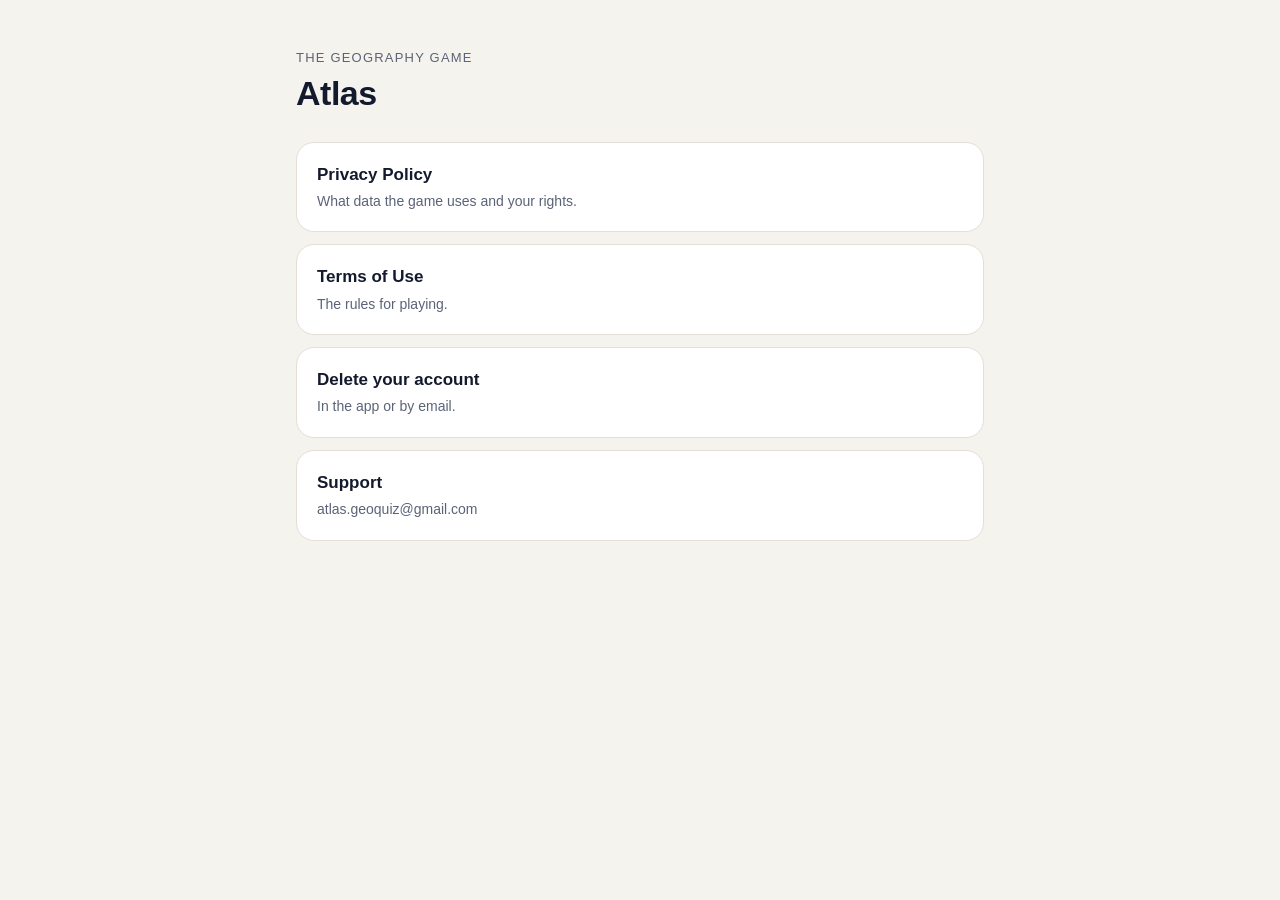
<file: index.html>
<!doctype html>
<html lang="en">
<head>
<meta charset="utf-8">
<meta name="viewport" content="width=device-width, initial-scale=1">
<title>Atlas · Legal</title>
<meta name="description" content="Privacy policy, terms of use and support for the Atlas geography game.">
<link rel="stylesheet" href="style.css">
</head>
<body>
<main>
<p class="eyebrow">The geography game</p>
<h1>Atlas</h1>
<nav class="cards">
<a class="card" href="privacy.html"><strong>Privacy Policy</strong><span>What data the game uses and your rights.</span></a>
<a class="card" href="terms.html"><strong>Terms of Use</strong><span>The rules for playing.</span></a>
<a class="card" href="delete-account.html"><strong>Delete your account</strong><span>In the app or by email.</span></a>
<a class="card" href="mailto:atlas.geoquiz@gmail.com"><strong>Support</strong><span>atlas.geoquiz@gmail.com</span></a>
</nav>
</main>
</body>
</html>
</file>
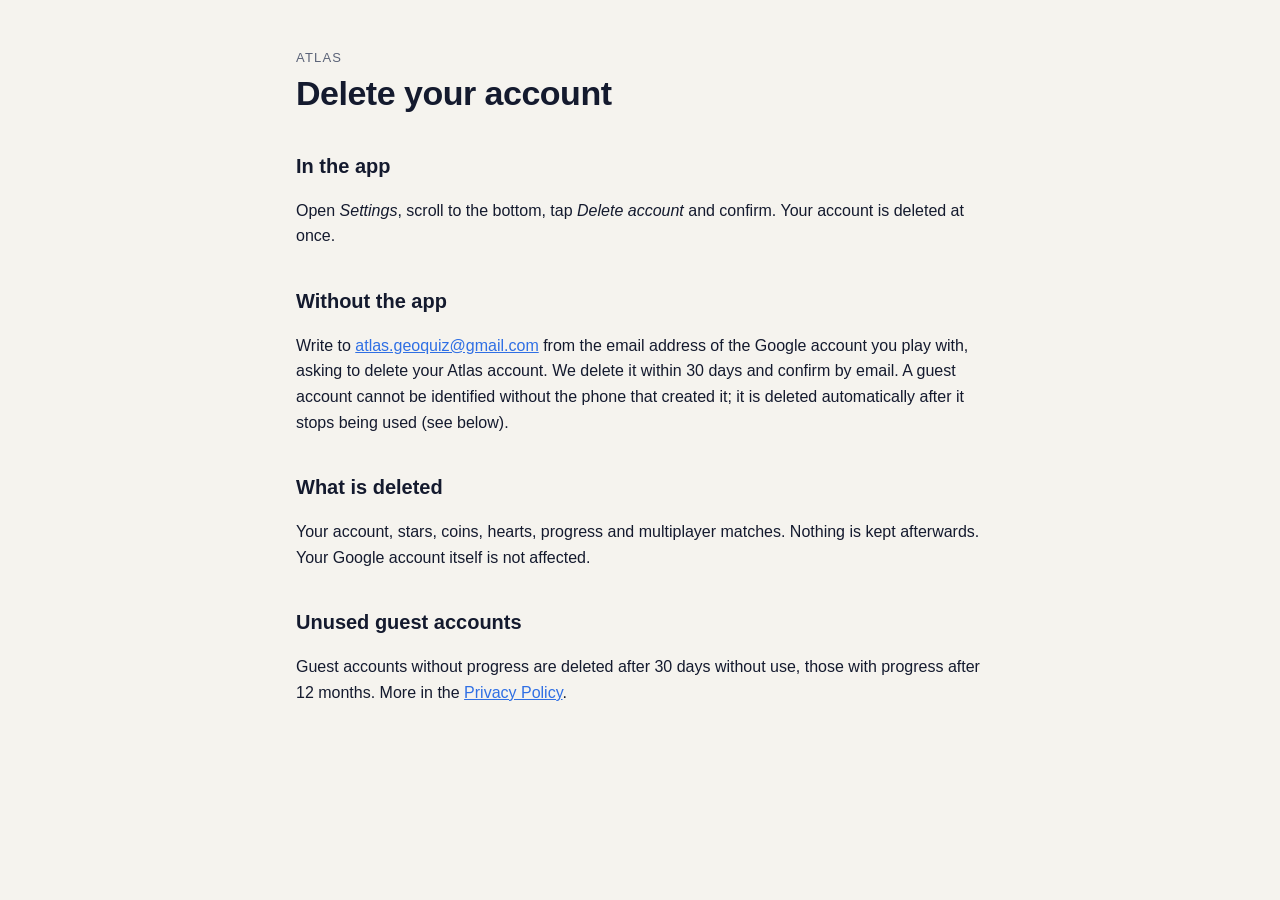
<file: delete-account.html>
<!doctype html>
<html lang="en">
<head>
<meta charset="utf-8">
<meta name="viewport" content="width=device-width, initial-scale=1">
<title>Atlas · Delete your account</title>
<meta name="description" content="How to delete your Atlas account and data.">
<link rel="stylesheet" href="style.css">
</head>
<body>
<main>
<p class="eyebrow"><a href="index.html">Atlas</a></p>
<h1>Delete your account</h1>

<h2>In the app</h2>
<p>Open <em>Settings</em>, scroll to the bottom, tap <em>Delete account</em>
and confirm. Your account is deleted at once.</p>

<h2>Without the app</h2>
<p>Write to <a href="mailto:atlas.geoquiz@gmail.com?subject=Delete%20my%20Atlas%20account">atlas.geoquiz@gmail.com</a>
from the email address of the Google account you play with, asking to
delete your Atlas account. We delete it within 30 days and confirm by
email. A guest account cannot be identified without the phone that created
it; it is deleted automatically after it stops being used (see below).</p>

<h2>What is deleted</h2>
<p>Your account, stars, coins, hearts, progress and multiplayer matches.
Nothing is kept afterwards. Your Google account itself is not affected.</p>

<h2>Unused guest accounts</h2>
<p>Guest accounts without progress are deleted after 30 days without use,
those with progress after 12 months. More in the
<a href="privacy.html">Privacy Policy</a>.</p>
</main>
</body>
</html>
</file>
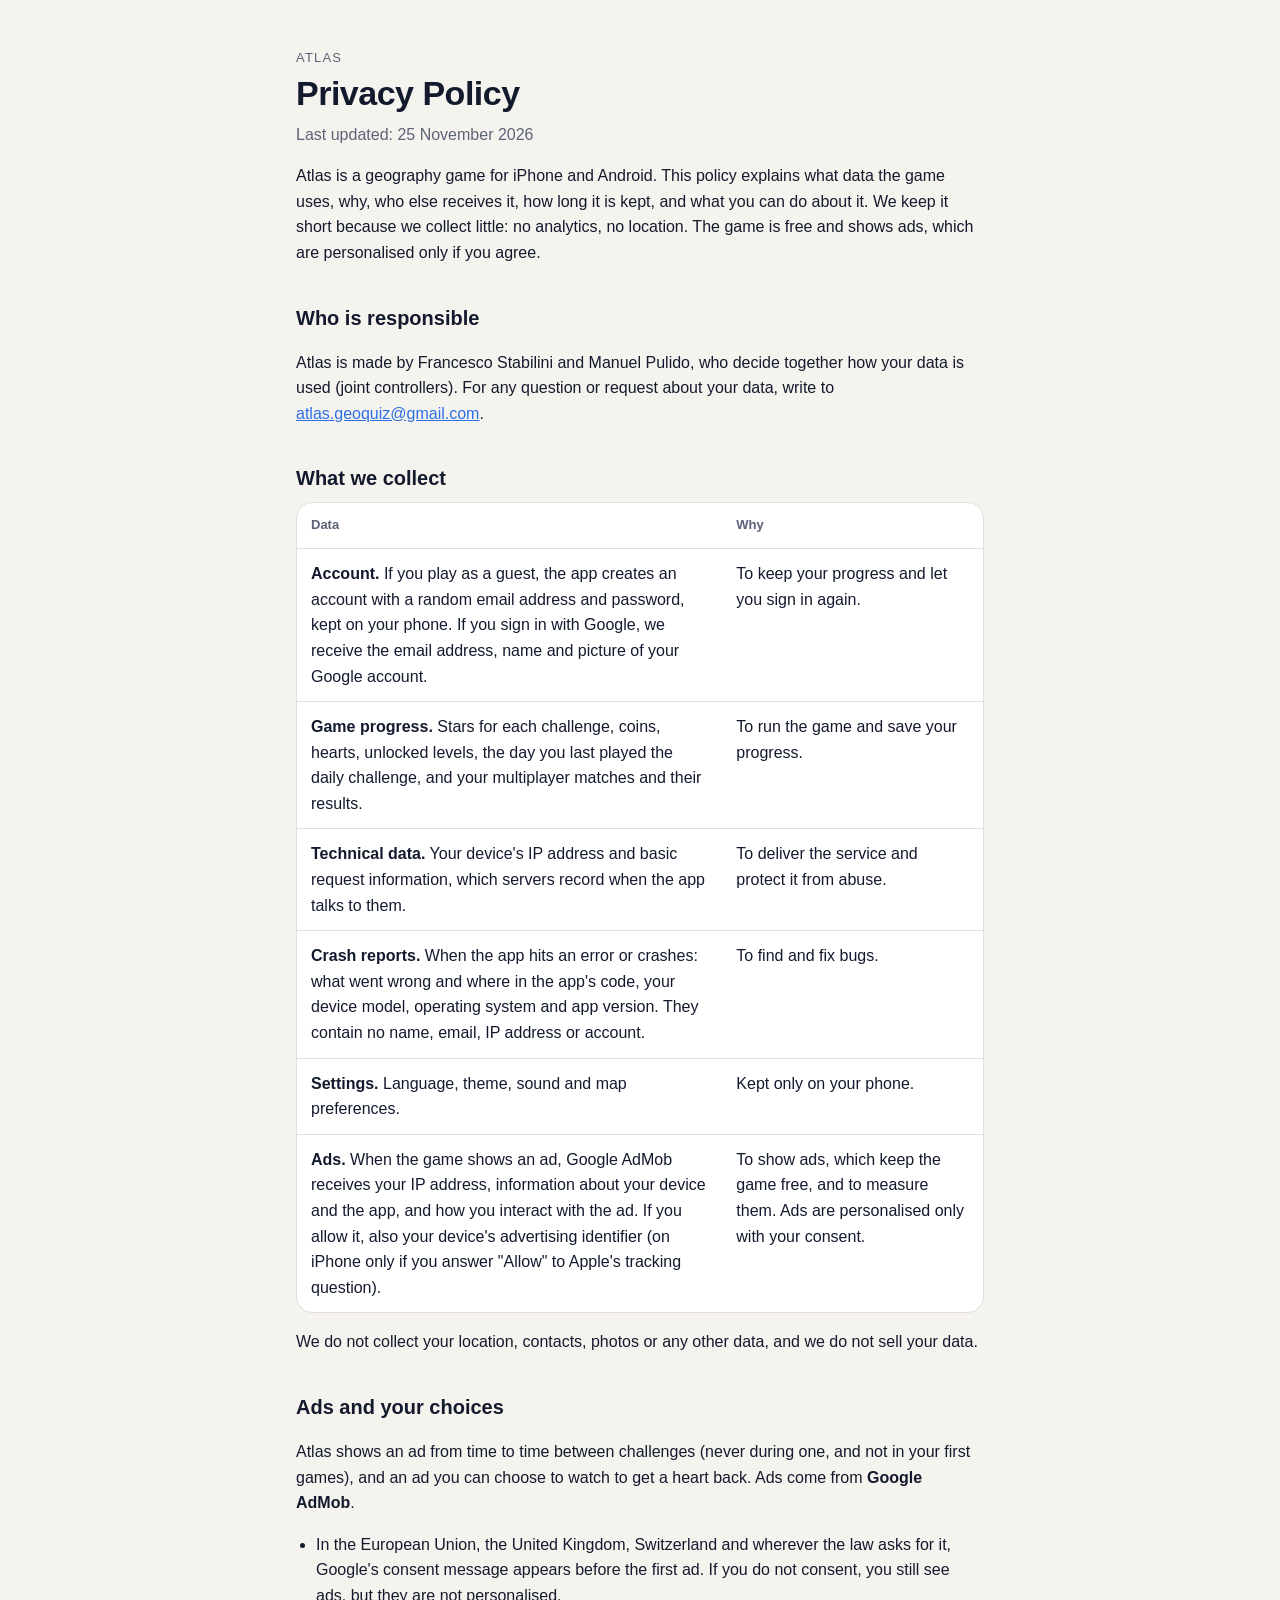
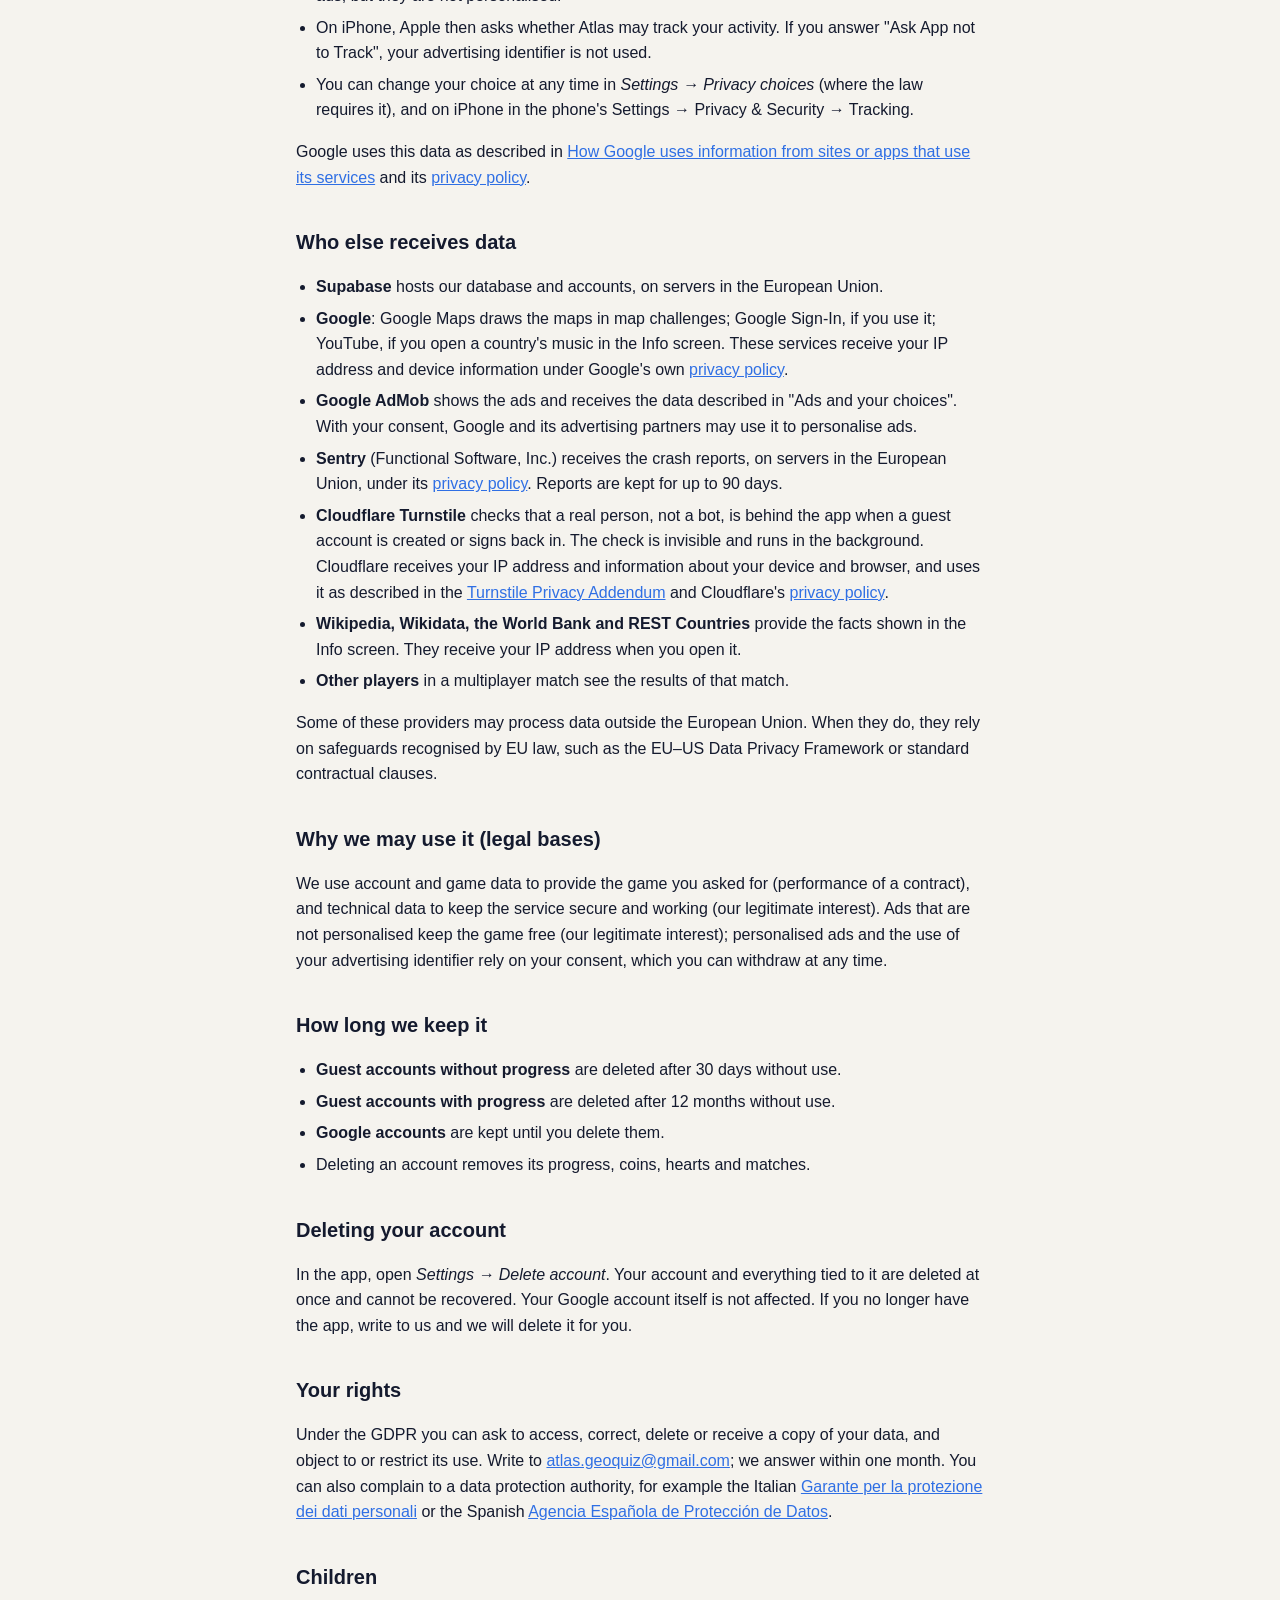
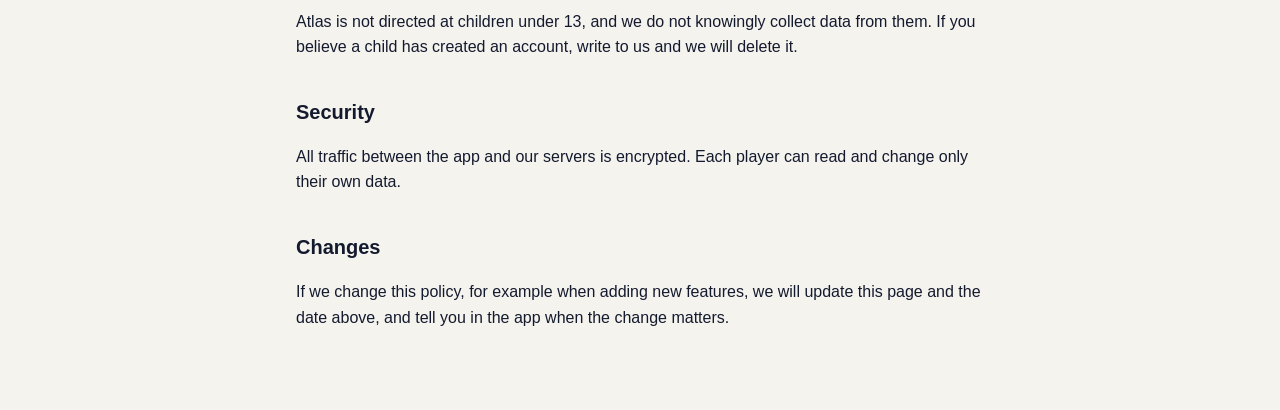
<file: privacy.html>
<!doctype html>
<html lang="en">
<head>
<meta charset="utf-8">
<meta name="viewport" content="width=device-width, initial-scale=1">
<title>Atlas · Privacy Policy</title>
<meta name="description" content="How the Atlas geography game handles your data.">
<link rel="stylesheet" href="style.css">
</head>
<body>
<main>
<p class="eyebrow"><a href="index.html">Atlas</a></p>
<h1>Privacy Policy</h1>
<p class="meta">Last updated: 25 November 2026</p>

<p>Atlas is a geography game for iPhone and Android. This policy explains
what data the game uses, why, who else receives it, how long it is kept,
and what you can do about it. We keep it short because we collect little:
no analytics, no location. The game is free and shows ads, which are
personalised only if you agree.</p>

<h2>Who is responsible</h2>
<p>Atlas is made by Francesco Stabilini and Manuel Pulido, who decide
together how your data is used (joint controllers). For any question or
request about your data, write to
<a href="mailto:atlas.geoquiz@gmail.com">atlas.geoquiz@gmail.com</a>.</p>

<h2>What we collect</h2>
<table>
<thead><tr><th>Data</th><th>Why</th></tr></thead>
<tbody>
<tr><td><strong>Account.</strong> If you play as a guest, the app creates
an account with a random email address and password, kept on your phone.
If you sign in with Google, we receive the email address, name and picture
of your Google account.</td>
<td>To keep your progress and let you sign in again.</td></tr>
<tr><td><strong>Game progress.</strong> Stars for each challenge, coins,
hearts, unlocked levels, the day you last played the daily challenge, and
your multiplayer matches and their results.</td>
<td>To run the game and save your progress.</td></tr>
<tr><td><strong>Technical data.</strong> Your device's IP address and basic
request information, which servers record when the app talks to them.</td>
<td>To deliver the service and protect it from abuse.</td></tr>
<tr><td><strong>Crash reports.</strong> When the app hits an error or
crashes: what went wrong and where in the app's code, your device model,
operating system and app version. They contain no name, email, IP address
or account.</td>
<td>To find and fix bugs.</td></tr>
<tr><td><strong>Settings.</strong> Language, theme, sound and map
preferences.</td>
<td>Kept only on your phone.</td></tr>
<tr><td><strong>Ads.</strong> When the game shows an ad, Google AdMob
receives your IP address, information about your device and the app, and
how you interact with the ad. If you allow it, also your device's
advertising identifier (on iPhone only if you answer "Allow" to Apple's
tracking question).</td>
<td>To show ads, which keep the game free, and to measure them. Ads are
personalised only with your consent.</td></tr>
</tbody>
</table>
<p>We do not collect your location, contacts, photos or any other data,
and we do not sell your data.</p>

<h2>Ads and your choices</h2>
<p>Atlas shows an ad from time to time between challenges (never during
one, and not in your first games), and an ad you can choose to watch to
get a heart back. Ads come from <strong>Google AdMob</strong>.</p>
<ul>
<li>In the European Union, the United Kingdom, Switzerland and wherever
the law asks for it, Google's consent message appears before the first ad.
If you do not consent, you still see ads, but they are not personalised.</li>
<li>On iPhone, Apple then asks whether Atlas may track your activity. If
you answer "Ask App not to Track", your advertising identifier is not used.</li>
<li>You can change your choice at any time in <em>Settings → Privacy
choices</em> (where the law requires it), and on iPhone in the phone's
Settings → Privacy &amp; Security → Tracking.</li>
</ul>
<p>Google uses this data as described in
<a href="https://policies.google.com/technologies/partner-sites">How
Google uses information from sites or apps that use its services</a> and
its <a href="https://policies.google.com/privacy">privacy policy</a>.</p>

<h2>Who else receives data</h2>
<ul>
<li><strong>Supabase</strong> hosts our database and accounts, on servers
in the European Union.</li>
<li><strong>Google</strong>: Google Maps draws the maps in map challenges;
Google Sign-In, if you use it; YouTube, if you open a country's music in the Info screen. These services
receive your IP address and device information under Google's own
<a href="https://policies.google.com/privacy">privacy policy</a>.</li>
<li><strong>Google AdMob</strong> shows the ads and receives the data
described in "Ads and your choices". With your consent, Google and its
advertising partners may use it to personalise ads.</li>
<li><strong>Sentry</strong> (Functional Software, Inc.) receives the crash
reports, on servers in the European Union, under its
<a href="https://sentry.io/privacy/">privacy policy</a>. Reports are kept for
up to 90 days.</li>
<li><strong>Cloudflare Turnstile</strong> checks that a real person, not a
bot, is behind the app when a guest account is created or signs back in.
The check is invisible and runs in the background. Cloudflare receives
your IP address and information about your device and browser, and uses
it as described in the
<a href="https://www.cloudflare.com/turnstile-privacy-policy/">Turnstile
Privacy Addendum</a> and Cloudflare's
<a href="https://www.cloudflare.com/privacypolicy/">privacy policy</a>.</li>
<li><strong>Wikipedia, Wikidata, the World Bank and REST Countries</strong>
provide the facts shown in the Info screen. They receive your IP address
when you open it.</li>
<li><strong>Other players</strong> in a multiplayer match see the results
of that match.</li>
</ul>
<p>Some of these providers may process data outside the European Union.
When they do, they rely on safeguards recognised by EU law, such as the
EU–US Data Privacy Framework or standard contractual clauses.</p>

<h2>Why we may use it (legal bases)</h2>
<p>We use account and game data to provide the game you asked for
(performance of a contract), and technical data to keep the service secure
and working (our legitimate interest). Ads that are not personalised keep
the game free (our legitimate interest); personalised ads and the use of
your advertising identifier rely on your consent, which you can withdraw
at any time.</p>

<h2>How long we keep it</h2>
<ul>
<li><strong>Guest accounts without progress</strong> are deleted after
30 days without use.</li>
<li><strong>Guest accounts with progress</strong> are deleted after
12 months without use.</li>
<li><strong>Google accounts</strong> are kept until you delete them.</li>
<li>Deleting an account removes its progress, coins, hearts and matches.</li>
</ul>

<h2>Deleting your account</h2>
<p>In the app, open <em>Settings → Delete account</em>. Your account and
everything tied to it are deleted at once and cannot be recovered. Your
Google account itself is not affected. If you no longer have the app,
write to us and we will delete it for you.</p>

<h2>Your rights</h2>
<p>Under the GDPR you can ask to access, correct, delete or receive a copy
of your data, and object to or restrict its use. Write to
<a href="mailto:atlas.geoquiz@gmail.com">atlas.geoquiz@gmail.com</a>; we answer within one month. You can
also complain to a data protection authority, for example the Italian
<a href="https://www.garanteprivacy.it">Garante per la protezione dei dati
personali</a> or the Spanish <a href="https://www.aepd.es">Agencia
Española de Protección de Datos</a>.</p>

<h2>Children</h2>
<p>Atlas is not directed at children under 13, and we do not knowingly
collect data from them. If you believe a child has created an account,
write to us and we will delete it.</p>

<h2>Security</h2>
<p>All traffic between the app and our servers is encrypted. Each player
can read and change only their own data.</p>

<h2>Changes</h2>
<p>If we change this policy, for example when adding new features, we will
update this page and the date above, and tell you in the app when the
change matters.</p>
</main>
</body>
</html>
</file>
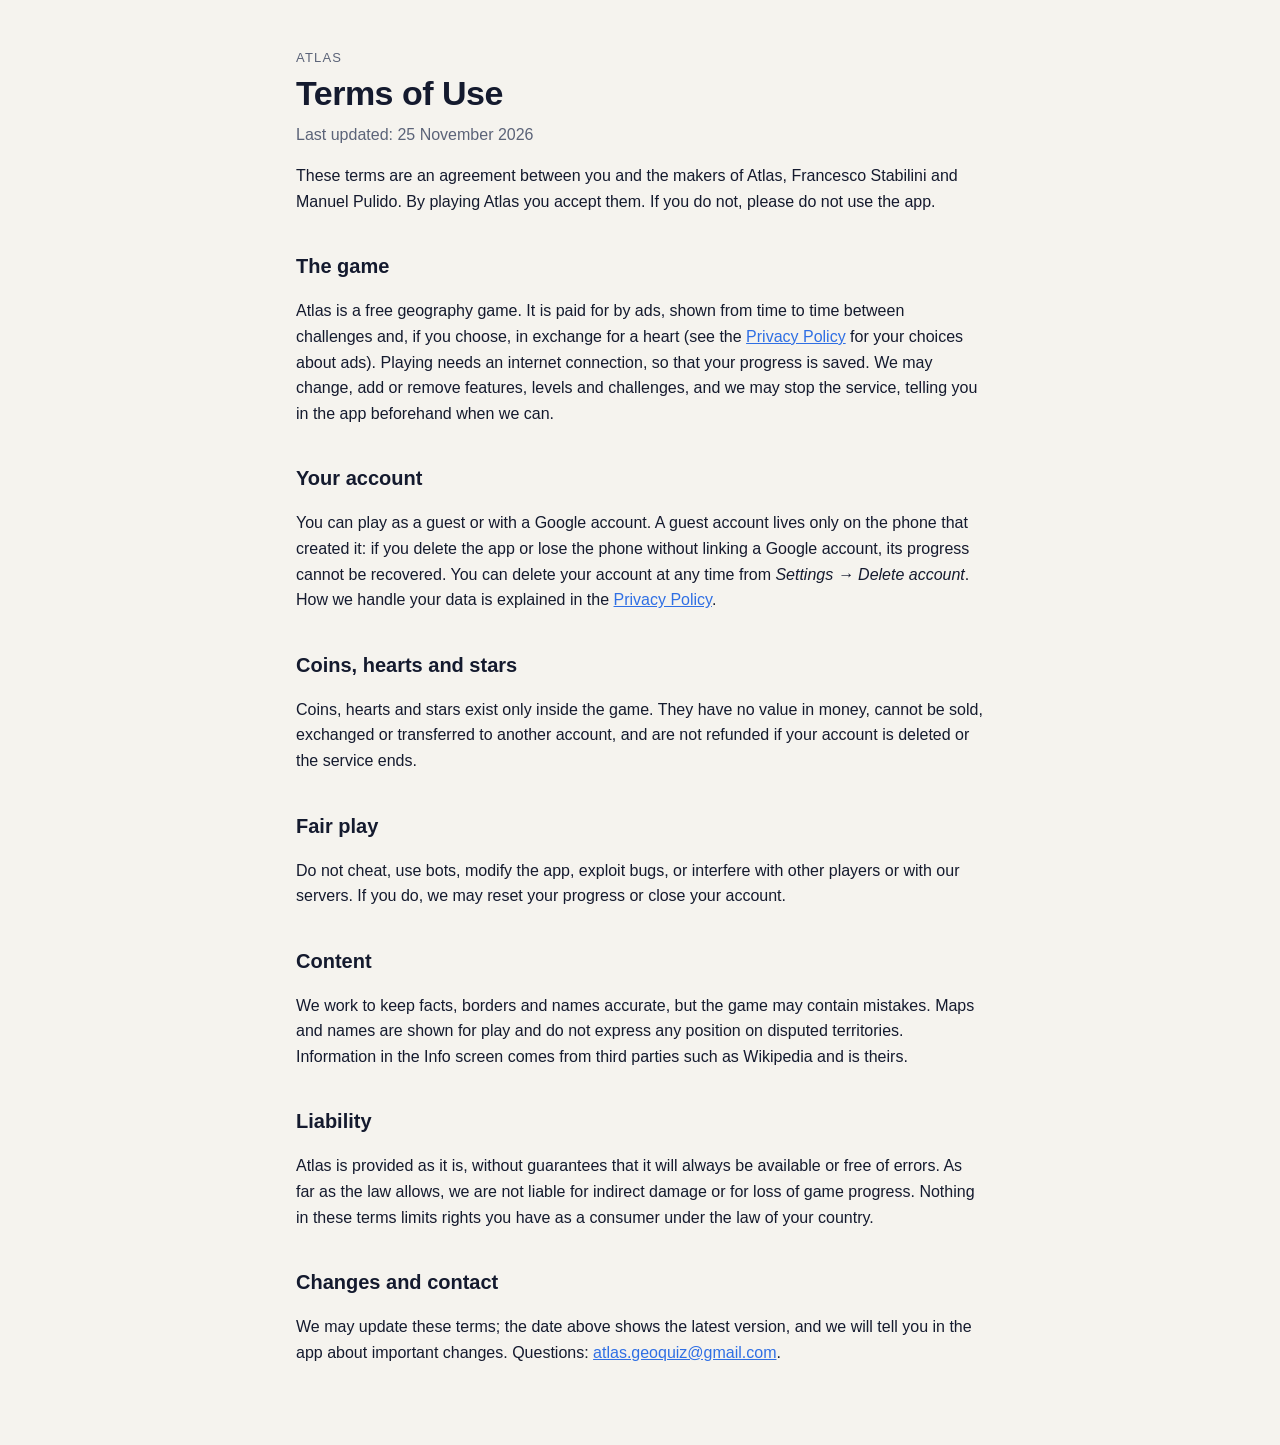
<file: terms.html>
<!doctype html>
<html lang="en">
<head>
<meta charset="utf-8">
<meta name="viewport" content="width=device-width, initial-scale=1">
<title>Atlas · Terms of Use</title>
<meta name="description" content="The rules for playing Atlas.">
<link rel="stylesheet" href="style.css">
</head>
<body>
<main>
<p class="eyebrow"><a href="index.html">Atlas</a></p>
<h1>Terms of Use</h1>
<p class="meta">Last updated: 25 November 2026</p>

<p>These terms are an agreement between you and the makers of Atlas,
Francesco Stabilini and Manuel Pulido. By playing Atlas you accept them.
If you do not, please do not use the app.</p>

<h2>The game</h2>
<p>Atlas is a free geography game. It is paid for by ads, shown from time
to time between challenges and, if you choose, in exchange for a heart (see
the <a href="privacy.html">Privacy Policy</a> for your choices about ads).
Playing needs an internet connection, so that your progress is saved.
We may change, add or remove features, levels and challenges, and we may
stop the service, telling you in the app beforehand when we can.</p>

<h2>Your account</h2>
<p>You can play as a guest or with a Google account. A guest account lives
only on the phone that created it: if you delete the app or lose the phone
without linking a Google account, its progress cannot be recovered. You can
delete your account at any time from <em>Settings → Delete account</em>.
How we handle your data is explained in the
<a href="privacy.html">Privacy Policy</a>.</p>

<h2>Coins, hearts and stars</h2>
<p>Coins, hearts and stars exist only inside the game. They have no value
in money, cannot be sold, exchanged or transferred to another account, and
are not refunded if your account is deleted or the service ends.</p>

<h2>Fair play</h2>
<p>Do not cheat, use bots, modify the app, exploit bugs, or interfere with
other players or with our servers. If you do, we may reset your progress or
close your account.</p>

<h2>Content</h2>
<p>We work to keep facts, borders and names accurate, but the game may
contain mistakes. Maps and names are shown for play and do not express any
position on disputed territories. Information in the Info screen comes from
third parties such as Wikipedia and is theirs.</p>

<h2>Liability</h2>
<p>Atlas is provided as it is, without guarantees that it will always be
available or free of errors. As far as the law allows, we are not liable
for indirect damage or for loss of game progress. Nothing in these terms
limits rights you have as a consumer under the law of your country.</p>

<h2>Changes and contact</h2>
<p>We may update these terms; the date above shows the latest version, and
we will tell you in the app about important changes. Questions:
<a href="mailto:atlas.geoquiz@gmail.com">atlas.geoquiz@gmail.com</a>.</p>
</main>
</body>
</html>
</file>
<file: style.css>
/* The Orbita palette of the app: ivory in light mode, night navy in dark. */
:root {
  --ground: #F5F3EE;
  --card: #FFFFFF;
  --line: #E3DFD6;
  --text: #141A2E;
  --muted: #5B6378;
  --accent: #2F6FE4;
}
@media (prefers-color-scheme: dark) {
  :root {
    --ground: #0B1020;
    --card: #161D33;
    --line: #263152;
    --text: #EEF1F8;
    --muted: #A3ACC2;
    --accent: #4C8DFF;
  }
}
* { box-sizing: border-box; }
body {
  margin: 0;
  background: var(--ground);
  color: var(--text);
  font: 16px/1.6 -apple-system, BlinkMacSystemFont, "Segoe UI", sans-serif;
}
main { max-width: 720px; margin: 0 auto; padding: 48px 16px 64px; }
h1 { font-size: 34px; line-height: 1.2; margin: 4px 0 8px; letter-spacing: -0.5px; }
h2 { font-size: 20px; margin: 36px 0 8px; }
a { color: var(--accent); }
.eyebrow { margin: 0; font-size: 13px; letter-spacing: 1.2px; text-transform: uppercase; color: var(--muted); }
.eyebrow a { color: inherit; text-decoration: none; }
.meta { color: var(--muted); margin-top: 0; }
ul { padding-left: 20px; }
li { margin: 6px 0; }
table { width: 100%; border-collapse: separate; border-spacing: 0; background: var(--card); border: 1px solid var(--line); border-radius: 16px; overflow: hidden; }
td:first-child { width: 62%; }
th, td { text-align: left; vertical-align: top; padding: 12px 14px; border-bottom: 1px solid var(--line); }
th { font-size: 13px; color: var(--muted); font-weight: 600; }
tr:last-child td { border-bottom: none; }
@media (max-width: 560px) {
  table, thead, tbody, tr, th, td { display: block; }
  thead { display: none; }
  td, td:first-child { width: auto; border-bottom: none; padding-bottom: 4px; }
  td + td { color: var(--muted); padding-top: 0; padding-bottom: 12px; border-bottom: 1px solid var(--line); }
  tr:last-child td + td { border-bottom: none; }
}
.cards { display: grid; gap: 12px; margin-top: 28px; }
.card { display: block; padding: 18px 20px; background: var(--card); border: 1px solid var(--line); border-radius: 18px; text-decoration: none; color: var(--text); }
.card strong { display: block; font-size: 17px; }
.card span { color: var(--muted); font-size: 14px; }
</file>
